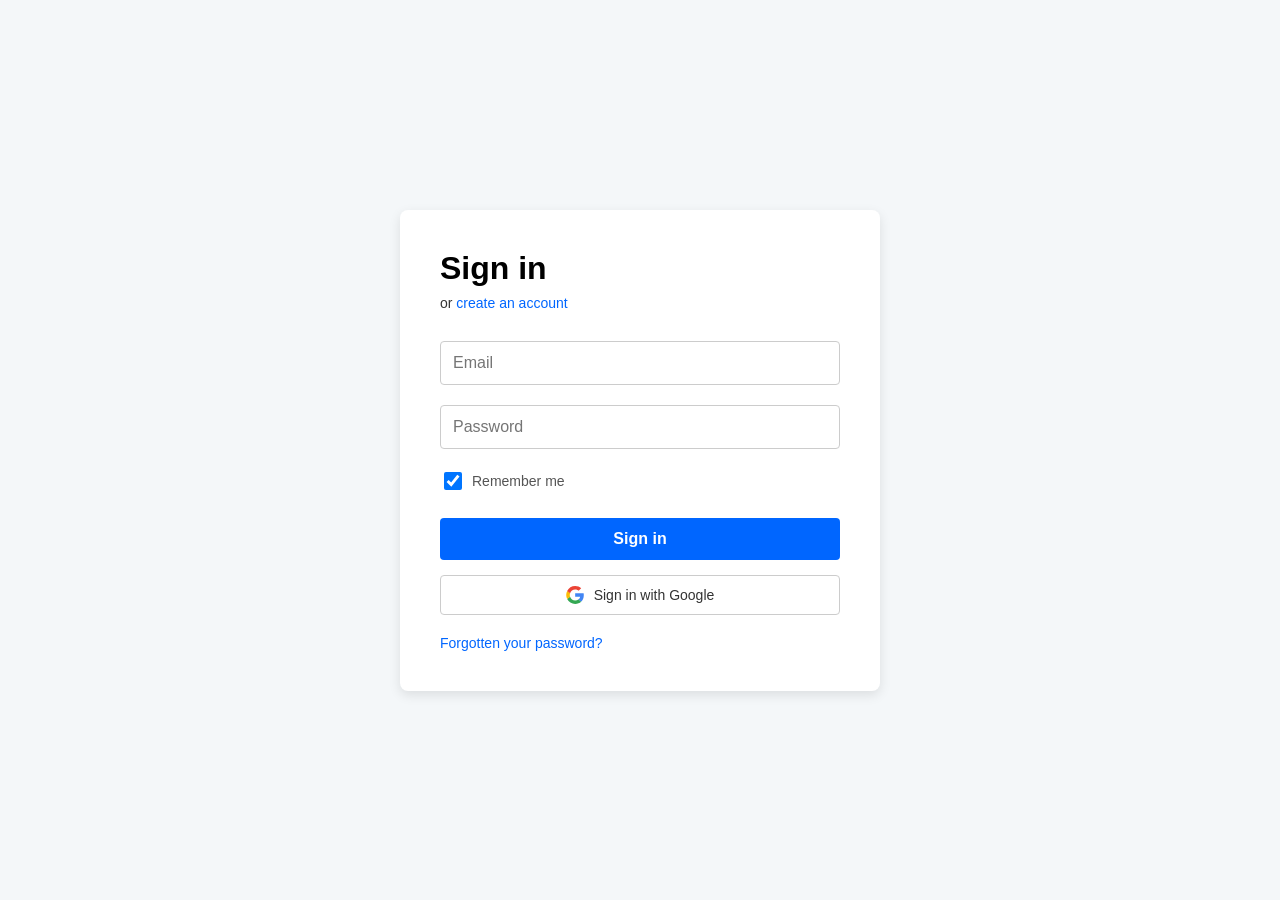
<file: main.html>
<html>
<head>
    <meta charset="UTF-8">
    <meta name="viewport" content="width=device-width, initial-scale=1.0">
    <title>Sign In Page</title>
<link rel="stylesheet" href="main-css.css">
</head>
<body>

<div class="sign-in">

	<h1>Sign in</h1>
    <div class="subtitle">
	or <a class="links" href="">create an account<a>
	</div>

    <div class="input-group">
		<input placeholder="Email" type="email">
	</div>
	<div class="input-group">	
		<input placeholder="Password" type="password">
	</div>


	<div class="remember">
		<input id="remain" type="checkbox" checked>
		<label for="remain">Remember me</label>
	</div>

	<div>
		<button class="sign-in-btn">Sign in</button>
		<button class="sign-in-with-google"><img src="asserts/google-icon-logo-svg.svg" alt="Google Image" > Sign in with Google</button>
	</div>	


		<a class="links" id ="forgot-password"href="">Forgotten your password?</a>
	
</div>

</body>
</html>
</file>
<file: main-css.css>
body{
	font-family: -apple-system, BlinkMacSystemFont, "Segoe UI", Roboto, Helvetica, Arial, sans-serif;
	display: flex;
	justify-content: center;
	align-items:center;
	background-color: #F4F7F9;
	margin: 0;
	min-height: 100vh;
}

.sign-in{
	width: 100%;
	padding: 40px;
	background: white;
	border-radius: 8px;
	box-shadow: 0 4px 12px rgba(0, 0, 0, 0.1);
	max-width: 400px;
.links{
	text-decoration: none;
	color: #0066ff;
	font-size: 14px;
}
h1{
	margin: 0 0 8px 0;
	font-size: 32px;
	font-weight: 700;
}
.subtitle{
	margin-bottom: 30px;
	color: #333;
	font-size: 14px;
}
.input-group{
	margin-bottom: 20px;
}

input[type="email"],
input[type="password"]{
	width: 100%;
	padding: 12px;
	border: 1px solid #ccc;
	border-radius: 4px;
	box-sizing: border-box;
	font-size: 16px;
}
.remember{
	display: flex;
	align-items: center;
	margin-bottom: 25px;
	font-size: 14px;
	color: #555;
}
.remember input{
	margin-right: 10px;
	width: 18px;
	height: 18px;
	cursor:pointer;
}
.sign-in-btn{
	width: 100%;
	padding: 12px;
	color: white;
	background-color: #0066ff;
	border: none;
	border-radius: 4px;
	font-size: 16px;
	font-weight: 600;
	cursor: pointer;
	margin-bottom: 15px;

}
.sign-in-btn:hover {
	background-color: #0052cc;
}
.sign-in-with-google{
	width: 100%;
	padding: 10px;
	background-color: white;
	border: 1px solid #ccc;
	border-radius: 4px;
	display: flex;
	justify-content: center;
	align-items: center;
	gap: 10px;
	font-size: 14px;
	cursor: pointer;
	color: #333;
}
.sign-in-with-google img {
	width: 18px;
}
#forgot-password{
	display: block;
	text-align: left;
	margin-top: 20px;
}
</file>
